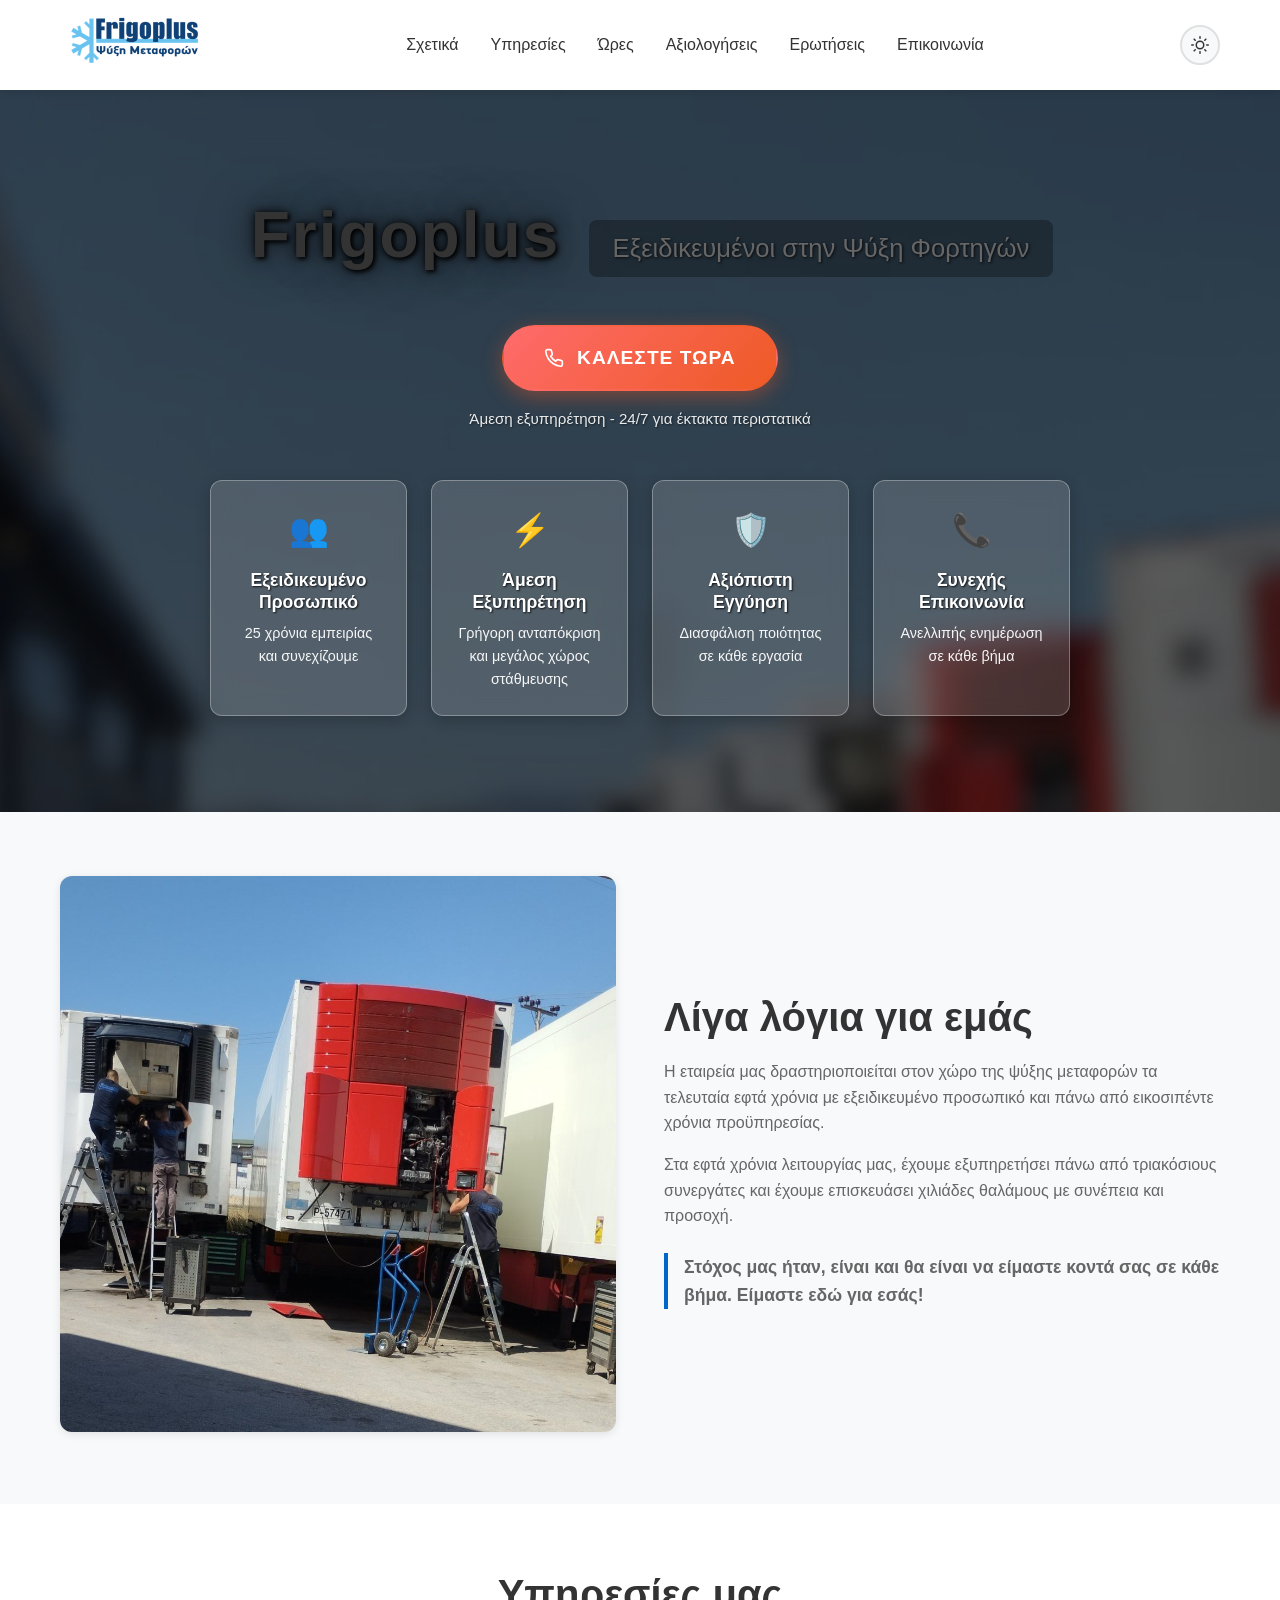
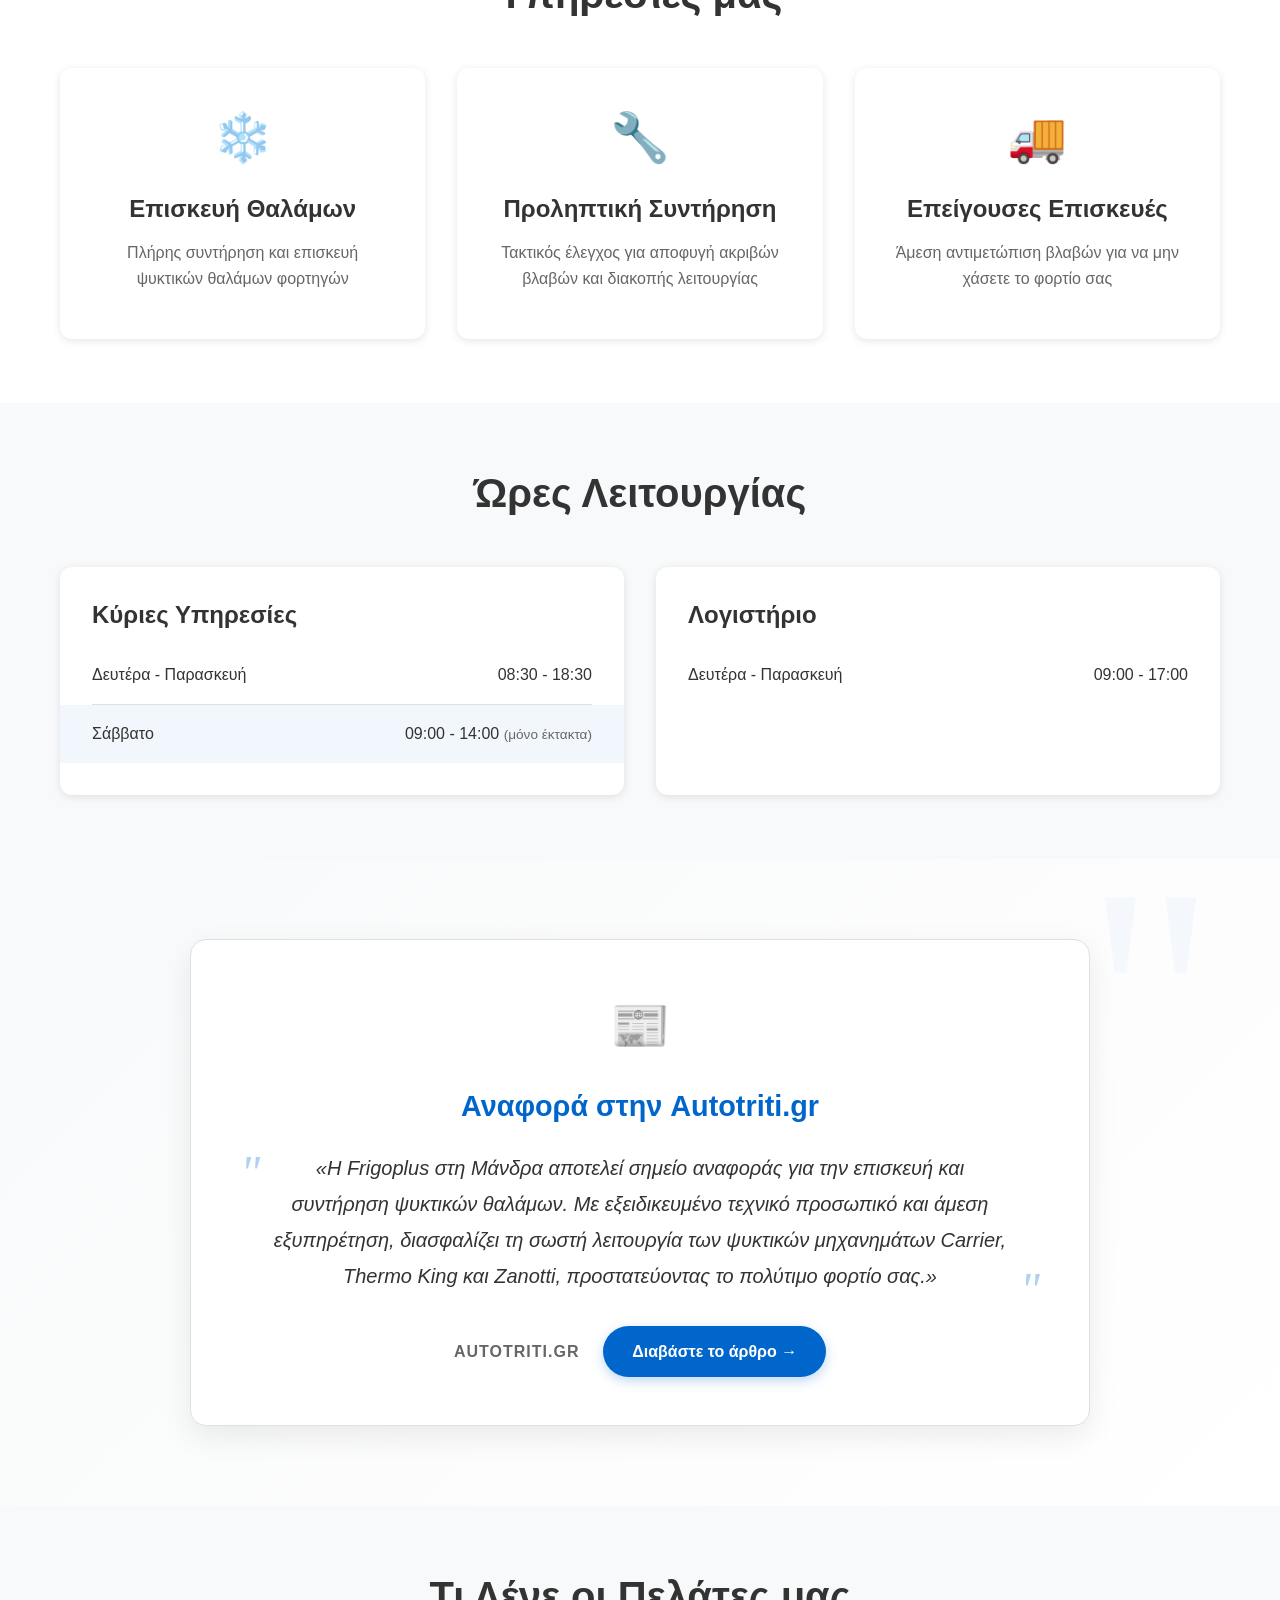
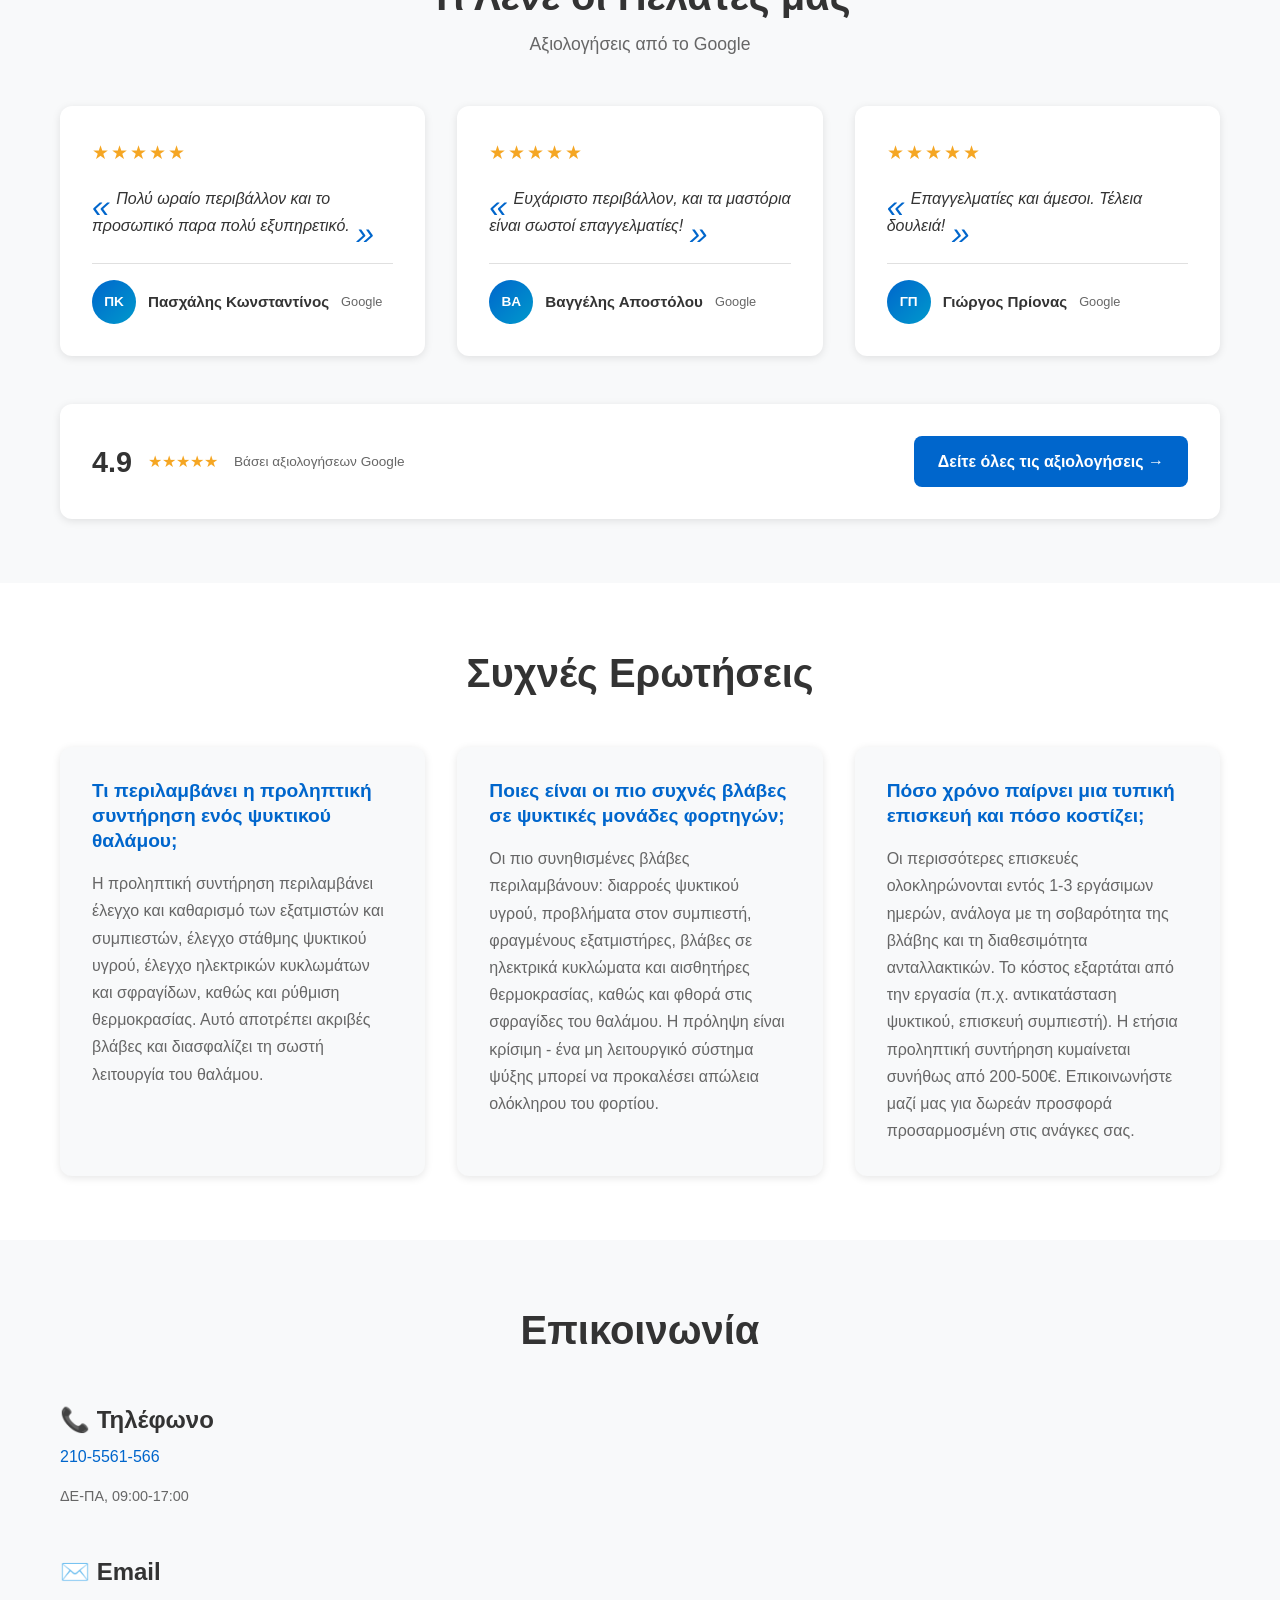
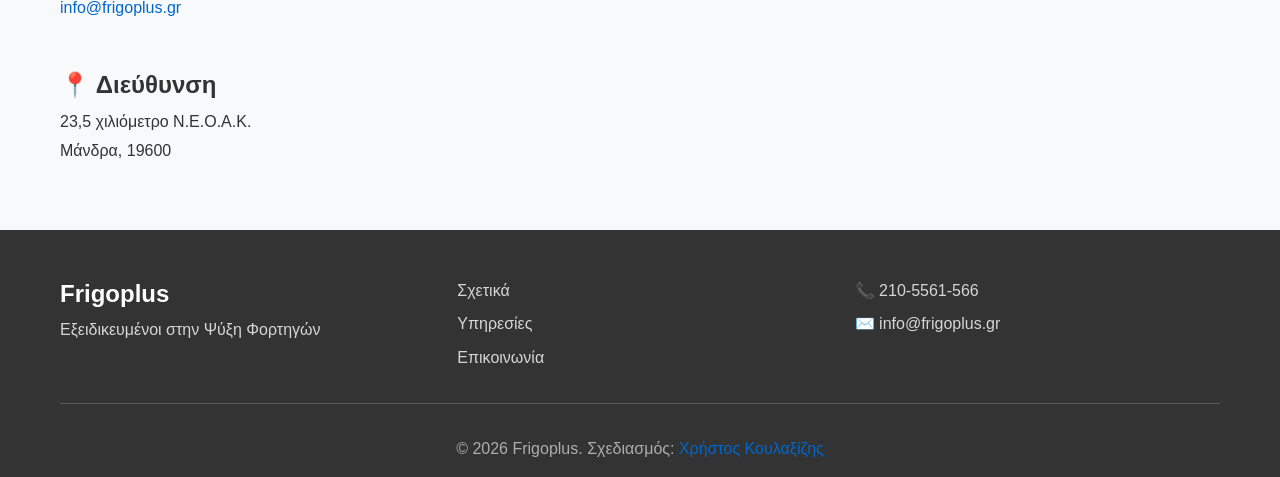
<file: index.html>
<!DOCTYPE html>
<html lang="el">
<head>
    <meta charset="UTF-8">
    <meta name="viewport" content="width=device-width, initial-scale=1.0">
    
    <!-- Security Headers -->
    <meta http-equiv="Content-Security-Policy" content="default-src 'self'; script-src 'self' 'unsafe-inline'; style-src 'self' 'unsafe-inline'; img-src 'self' data: https:; frame-src https://www.openstreetmap.org;">
    <meta name="referrer" content="strict-origin-when-cross-origin">
    <meta name="theme-color" content="#0066cc" id="meta-theme-color">
    
    <!-- Preload Critical Resources -->
    <link rel="preload" href="assets/css/styles.css?v=7" as="style">
    <link rel="preload" href="assets/js/main.js" as="script">
    
    <!-- DNS Prefetch -->
    <link rel="dns-prefetch" href="//maps.openstreetmap.org">
    
    <!-- PWA Manifest -->
    <link rel="manifest" href="/manifest.json">
    
    <!-- Βασικά SEO -->
    <title>Frigoplus - Επισκευή Ψυκτικών Θαλάμων Φορτηγών | Μάνδρα Αττικής</title>
    <meta name="description" content="Εξειδικευμένη επισκευή και συντήρηση ψυκτικών θαλάμων φορτηγών με 25+ χρόνια εμπειρίας. Προληπτικό service και άμεση εξυπηρέτηση στη Μάνδρα.">
    <meta name="keywords" content="ψυκτικοί θάλαμοι φορτηγών, επισκευή ψύξης, συντήρηση ψυκτικών μονάδων, Μάνδρα, Αττική, βλάβες ψύξης">
    <meta name="author" content="Frigoplus">
    <meta name="robots" content="index, follow">
    
    <!-- Canonical URL -->
    <link rel="canonical" href="https://frigoplus.gr">

    <!-- Open Graph -->
    <meta property="og:title" content="Frigoplus - Επισκευή Ψυκτικών Θαλάμων Φορτηγών">
    <meta property="og:description" content="25 χρόνια εμπειρίας στην επισκευή και συντήρηση ψυκτικών θαλάμων. Άμεση εξυπηρέτηση.">
    <meta property="og:type" content="website">
    <meta property="og:url" content="https://frigoplus.gr">
    <meta property="og:image" content="https://frigoplus.gr/assets/images/banner.jpg">
    <meta property="og:locale" content="el_GR">

    <!-- Twitter Card -->
    <meta name="twitter:card" content="summary_large_image">
    <meta name="twitter:title" content="Frigoplus - Ψυκτικοί Θάλαμοι Φορτηγών">
    <meta name="twitter:description" content="Εξειδικευμένο προσωπικό και άμεση εξυπηρέτηση στην επισκευή ψυκτικών θαλάμων.">
    <meta name="twitter:image" content="https://frigoplus.gr/assets/images/banner.jpg">

    <!-- Schema.org - Local Business -->
    <script type="application/ld+json">
    {
        "@context": "https://schema.org",
        "@graph": [
            {
                "@type": "AutoRepair",
                "@id": "https://frigoplus.gr/#organization",
                "name": "Frigoplus",
                "url": "https://frigoplus.gr/",
                "logo": "https://frigoplus.gr/assets/images/logo.png",
                "image": "https://frigoplus.gr/assets/images/banner.jpg",
                "description": "Εξειδικευμένη εταιρεία επισκευής ψυκτικών θαλάμων φορτηγών με 25+ χρόνια εμπειρίας.",
                "telephone": "+30-210-5561-566",
                "email": "info@frigoplus.gr",
                "address": {
                    "@type": "PostalAddress",
                    "streetAddress": "23,5 χιλιόμετρο Ν.Ε.Ο.Α.Κ.",
                    "addressLocality": "Μάνδρα",
                    "postalCode": "19600",
                    "addressRegion": "Αττική",
                    "addressCountry": "GR"
                },
                "geo": {
                    "@type": "GeoCoordinates",
                    "latitude": 38.05573134808498,
                    "longitude": 23.523870007469277
                },
                "areaServed": {
                    "@type": "GeoCircle",
                    "geoMidpoint": {
                        "@type": "GeoCoordinates",
                        "latitude": 38.05573134808498,
                        "longitude": 23.523870007469277
                    },
                    "geoRadius": "50000"
                },
                "openingHoursSpecification": [
                    {
                        "@type": "OpeningHoursSpecification",
                        "dayOfWeek": ["Monday", "Tuesday", "Wednesday", "Thursday", "Friday"],
                        "opens": "08:30",
                        "closes": "18:30"
                    },
                    {
                        "@type": "OpeningHoursSpecification",
                        "dayOfWeek": "Saturday",
                        "opens": "09:00",
                        "closes": "14:00",
                        "description": "Μόνο για έκτακτες περιπτώσεις"
                    }
                ],
                "priceRange": "$$",
                "hasOfferCatalog": {
                    "@type": "OfferCatalog",
                    "name": "Ψυκτικές Υπηρεσίες Φορτηγών",
                    "itemListElement": [
                        {
                            "@type": "Offer",
                            "itemOffered": {
                                "@type": "Service",
                                "name": "Επισκευή Ψυκτικών Θαλάμων"
                            }
                        },
                        {
                            "@type": "Offer",
                            "itemOffered": {
                                "@type": "Service",
                                "name": "Προληπτική Συντήρηση"
                            }
                        },
                        {
                            "@type": "Offer",
                            "itemOffered": {
                                "@type": "Service",
                                "name": "Επείγουσες Επισκευές"
                            }
                        }
                    ]
                },
                "sameAs": [
                    "https://maps.app.goo.gl/g7CZaHAmqYyr7czS7"
                ]
            },
            {
                "@type": "FAQPage",
                "mainEntity": [
                    {
                        "@type": "Question",
                        "name": "Τι περιλαμβάνει η προληπτική συντήρηση ενός ψυκτικού θαλάμου;",
                        "acceptedAnswer": {
                            "@type": "Answer",
                            "text": "Η προληπτική συντήρηση περιλαμβάνει έλεγχο και καθαρισμό των εξατμιστών και συμπιεστών, έλεγχο στάθμης ψυκτικού υγρού, έλεγχο ηλεκτρικών κυκλωμάτων και σφραγίδων, καθώς και ρύθμιση θερμοκρασίας. Αυτό αποτρέπει ακριβές βλάβες και διασφαλίζει τη σωστή λειτουργία του θαλάμου."
                        }
                    },
                    {
                        "@type": "Question",
                        "name": "Ποιες είναι οι πιο συχνές βλάβες σε ψυκτικές μονάδες φορτηγών;",
                        "acceptedAnswer": {
                            "@type": "Answer",
                            "text": "Οι πιο συνηθισμένες βλάβες περιλαμβάνουν: διαρροές ψυκτικού υγρού, προβλήματα στον συμπιεστή, φραγμένους εξατμιστήρες, βλάβες σε ηλεκτρικά κυκλώματα και αισθητήρες θερμοκρασίας, καθώς και φθορά στις σφραγίδες του θαλάμου. Η πρόληψη είναι κρίσιμη - ένα μη λειτουργικό σύστημα ψύξης μπορεί να προκαλέσει απώλεια ολόκληρου του φορτίου."
                        }
                    },
                    {
                        "@type": "Question",
                        "name": "Πόσο χρόνο παίρνει μια τυπική επισκευή και πόσο κοστίζει;",
                        "acceptedAnswer": {
                            "@type": "Answer",
                            "text": "Οι περισσότερες επισκευές ολοκληρώνονται εντός 1-3 εργάσιμων ημερών, ανάλογα με τη σοβαρότητα της βλάβης και τη διαθεσιμότητα ανταλλακτικών. Το κόστος εξαρτάται από την εργασία (π.χ. αντικατάσταση ψυκτικού, επισκευή συμπιεστή). Η ετήσια προληπτική συντήρηση κυμαίνεται συνήθως από 200-500€. Επικοινωνήστε μαζί μας για δωρεάν προσφορά προσαρμοσμένη στις ανάγκες σας."
                        }
                    }
                ]
            }
        ]
    }
    </script>
    
    <!-- Apply saved/system theme before first paint to avoid a light flash -->
    <script>
        (function () {
            var theme;
            try { theme = localStorage.getItem('theme'); } catch (e) {}
            if (!theme) {
                theme = window.matchMedia && window.matchMedia('(prefers-color-scheme: dark)').matches ? 'dark' : 'light';
            }
            document.documentElement.setAttribute('data-theme', theme);
        })();
    </script>
    <link rel="stylesheet" href="assets/css/styles.css?v=7">
    <link rel="icon" type="image/x-icon" href="assets/images/favicon.ico">
    <link rel="apple-touch-icon" href="assets/images/icon-192.png">
</head>
<body>
    <a href="#main-content" class="skip-link">Μετάβαση στο περιεχόμενο</a>
    <header class="header">
        <div class="container">
            <nav class="navbar">
                <div class="logo">
                    <a href="/">
                        <img src="assets/images/logo.png" alt="Frigoplus Logo" width="150" height="50">
                    </a>
                </div>
                <!-- Theme Toggle Moved Here -->
                <div class="header-actions">
                    <button class="theme-toggle" aria-label="Εναλλαγή θέματος" id="themeToggle">
                        <svg class="sun-icon" xmlns="http://www.w3.org/2000/svg" width="24" height="24" viewBox="0 0 24 24" fill="none" stroke="currentColor" stroke-width="2" stroke-linecap="round" stroke-linejoin="round">
                            <circle cx="12" cy="12" r="5"></circle>
                            <line x1="12" y1="1" x2="12" y2="3"></line>
                            <line x1="12" y1="21" x2="12" y2="23"></line>
                            <line x1="4.22" y1="4.22" x2="5.64" y2="5.64"></line>
                            <line x1="18.36" y1="18.36" x2="19.78" y2="19.78"></line>
                            <line x1="1" y1="12" x2="3" y2="12"></line>
                            <line x1="21" y1="12" x2="23" y2="12"></line>
                            <line x1="4.22" y1="19.78" x2="5.64" y2="18.36"></line>
                            <line x1="18.36" y1="5.64" x2="19.78" y2="4.22"></line>
                        </svg>
                        <svg class="moon-icon" xmlns="http://www.w3.org/2000/svg" width="24" height="24" viewBox="0 0 24 24" fill="none" stroke="currentColor" stroke-width="2" stroke-linecap="round" stroke-linejoin="round">
                            <path d="M21 12.79A9 9 0 1 1 11.21 3 7 7 0 0 0 21 12.79z"></path>
                        </svg>
                    </button>
                </div>
                <button class="mobile-menu-toggle" aria-label="Μενού" aria-expanded="false" aria-controls="navMenu">
                    <span class="hamburger"></span>
                </button>
                <ul class="nav-menu" id="navMenu">
                    <li><a href="#about">Σχετικά</a></li>
                    <li><a href="#services">Υπηρεσίες</a></li>
                    <li><a href="#hours">Ώρες</a></li>
                    <li><a href="#reviews">Αξιολογήσεις</a></li>
                    <li><a href="#faq">Ερωτήσεις</a></li>
                    <li><a href="#contact">Επικοινωνία</a></li>
                </ul>
            </nav>
        </div>
    </header>

    <main id="main-content" tabindex="-1">
               <!-- Hero -->
        <section class="hero">
            <div class="container hero-content">
                <h1>Frigoplus</h1>
                <p class="hero-tagline">Εξειδικευμένοι στην Ψύξη Φορτηγών</p>
                
                <!-- NEW: CTA Button -->
                <div class="hero-cta">
                    <a href="tel:+302105561566" class="btn-cta">
                        <svg xmlns="http://www.w3.org/2000/svg" width="20" height="20" viewBox="0 0 24 24" fill="none" stroke="currentColor" stroke-width="2" stroke-linecap="round" stroke-linejoin="round">
                            <path d="M22 16.92v3a2 2 0 0 1-2.18 2 19.79 19.79 0 0 1-8.63-3.07 19.5 19.5 0 0 1-6-6 19.79 19.79 0 0 1-3.07-8.67A2 2 0 0 1 4.11 2h3a2 2 0 0 1 2 1.72 12.84 12.84 0 0 0 .7 2.81 2 2 0 0 1-.45 2.11L8.09 9.91a16 16 0 0 0 6 6l1.27-1.27a2 2 0 0 1 2.11-.45 12.84 12.84 0 0 0 2.81.7A2 2 0 0 1 22 16.92z"></path>
                        </svg>
                        ΚΑΛΕΣΤΕ ΤΩΡΑ
                    </a>
                    <p class="cta-subtext">Άμεση εξυπηρέτηση - 24/7 για έκτακτα περιστατικά</p>
                </div>
                <div class="hero-features">
                    <div class="feature-item">
                        <span class="feature-icon">👥</span>
                        <h3>Εξειδικευμένο Προσωπικό</h3>
                        <p>25 χρόνια εμπειρίας και συνεχίζουμε</p>
                    </div>
                    <div class="feature-item">
                        <span class="feature-icon">⚡</span>
                        <h3>Άμεση Εξυπηρέτηση</h3>
                        <p>Γρήγορη ανταπόκριση και μεγάλος χώρος στάθμευσης</p>
                    </div>
                    <div class="feature-item">
                        <span class="feature-icon">🛡️</span>
                        <h3>Αξιόπιστη Εγγύηση</h3>
                        <p>Διασφάλιση ποιότητας σε κάθε εργασία</p>
                    </div>
                    <div class="feature-item">
                        <span class="feature-icon">📞</span>
                        <h3>Συνεχής Επικοινωνία</h3>
                        <p>Ανελλιπής ενημέρωση σε κάθε βήμα</p>
                    </div>
                </div>
            </div>
        </section>

        <!-- About -->
        <section id="about" class="about">
            <div class="container">
                <div class="about-grid">
                    <div class="about-image">
                        <img src="assets/images/about.jpg" alt="Εγκαταστάσεις Frigoplus στη Μάνδρα" loading="lazy" width="1024" height="1024">
                    </div>
                    <div class="about-content">
                        <h2>Λίγα λόγια για εμάς</h2>
                        <p>Η εταιρεία μας δραστηριοποιείται στον χώρο της ψύξης μεταφορών τα τελευταία εφτά χρόνια με εξειδικευμένο προσωπικό και πάνω από εικοσιπέντε χρόνια προϋπηρεσίας.</p>
                        <p>Στα εφτά χρόνια λειτουργίας μας, έχουμε εξυπηρετήσει πάνω από τριακόσιους συνεργάτες και έχουμε επισκευάσει χιλιάδες θαλάμους με συνέπεια και προσοχή.</p>
                        <p class="about-highlight"><strong>Στόχος μας ήταν, είναι και θα είναι να είμαστε κοντά σας σε κάθε βήμα. Είμαστε εδώ για εσάς!</strong></p>
                    </div>
                </div>
            </div>
        </section>

        <!-- Services -->
        <section id="services" class="services">
            <div class="container">
                <h2>Υπηρεσίες μας</h2>
                <div class="services-grid">
                    <article class="service-card">
                        <div class="service-icon">❄️</div>
                        <h3>Επισκευή Θαλάμων</h3>
                        <p>Πλήρης συντήρηση και επισκευή ψυκτικών θαλάμων φορτηγών</p>
                    </article>
                    <article class="service-card">
                        <div class="service-icon">🔧</div>
                        <h3>Προληπτική Συντήρηση</h3>
                        <p>Τακτικός έλεγχος για αποφυγή ακριβών βλαβών και διακοπής λειτουργίας</p>
                    </article>
                    <article class="service-card">
                        <div class="service-icon">🚚</div>
                        <h3>Επείγουσες Επισκευές</h3>
                        <p>Άμεση αντιμετώπιση βλαβών για να μην χάσετε το φορτίο σας</p>
                    </article>
                </div>
            </div>
        </section>

        <!-- Hours -->
        <section id="hours" class="hours">
            <div class="container">
                <h2>Ώρες Λειτουργίας</h2>
                <div class="hours-grid">
                    <div class="hours-main">
                        <h3>Κύριες Υπηρεσίες</h3>
                        <dl class="hours-list">
                            <div class="hours-item">
                                <dt>Δευτέρα - Παρασκευή</dt>
                                <dd>08:30 - 18:30</dd>
                            </div>
                            <div class="hours-item highlight">
                                <dt>Σάββατο</dt>
                                <dd>09:00 - 14:00 <small>(μόνο έκτακτα)</small></dd>
                            </div>
                        </dl>
                    </div>
                    <div class="hours-accounting">
                        <h3>Λογιστήριο</h3>
                        <dl class="hours-list">
                            <div class="hours-item">
                                <dt>Δευτέρα - Παρασκευή</dt>
                                <dd>09:00 - 17:00</dd>
                            </div>
                        </dl>
                    </div>
                </div>
            </div>
        </section>
		
		        <!-- Media Mention Section -->
        <section id="media-mention" class="media-mention">
            <div class="container">
                <div class="media-card">
                    <div class="media-content">
                        <div class="media-icon">📰</div>
                        <h3>Αναφορά στην Autotriti.gr</h3>
                        <blockquote>
                            «Η Frigoplus στη Μάνδρα αποτελεί σημείο αναφοράς για την επισκευή και συντήρηση ψυκτικών θαλάμων. Με εξειδικευμένο τεχνικό προσωπικό και άμεση εξυπηρέτηση, διασφαλίζει τη σωστή λειτουργία των ψυκτικών μηχανημάτων Carrier, Thermo King και Zanotti, προστατεύοντας το πολύτιμο φορτίο σας.»
                        </blockquote>
                        <div class="media-footer">
                            <span class="media-source">Autotriti.gr</span>
                            <a href="https://pro.autotriti.gr/propages/news/data/eksoikonomw-beltiwnw-to-epaggelmatiko/episkeni-service-psiktikon-thalamon-mixanimaton-carrier-thermo-king-zanoti-antallaktika-frigo-plus-mandra-attikis_280340.asp" 
                               target="_blank" 
                               rel="noopener noreferrer" 
                               class="btn-media">
                                Διαβάστε το άρθρο →
                            </a>
                        </div>
                    </div>
                </div>
            </div>
        </section>

        <!-- Reviews -->
        <section id="reviews" class="reviews">
            <div class="container">
                <h2>Τι Λένε οι Πελάτες μας</h2>
                <p class="reviews-subtitle">Αξιολογήσεις από το Google</p>
                <div class="reviews-grid">
                    <article class="review-card">
                        <div class="review-stars">★★★★★</div>
                        <blockquote class="review-text">Πολύ ωραίο περιβάλλον και το προσωπικό παρα πολύ εξυπηρετικό.</blockquote>
                        <div class="review-author">
                            <div class="review-avatar">ΠΚ</div>
                            <cite class="review-name">Πασχάλης Κωνσταντίνος</cite>
                            <span class="review-source">Google</span>
                        </div>
                    </article>
                    <article class="review-card">
                        <div class="review-stars">★★★★★</div>
                        <blockquote class="review-text">Ευχάριστο περιβάλλον, και τα μαστόρια είναι σωστοί επαγγελματίες!</blockquote>
                        <div class="review-author">
                            <div class="review-avatar">ΒΑ</div>
                            <cite class="review-name">Βαγγέλης Αποστόλου</cite>
                            <span class="review-source">Google</span>
                        </div>
                    </article>
                    <article class="review-card">
                        <div class="review-stars">★★★★★</div>
                        <blockquote class="review-text">Επαγγελματίες και άμεσοι. Τέλεια δουλειά!</blockquote>
                        <div class="review-author">
                            <div class="review-avatar">ΓΠ</div>
                            <cite class="review-name">Γιώργος Πρίονας</cite>
                            <span class="review-source">Google</span>
                        </div>
                    </article>
                </div>
                <div class="google-rating-summary">
                    <div class="google-badge">
                        <span style="font-size:1.8rem; font-weight:bold;">4.9</span>
                        <span style="color:#f5a623;">★★★★★</span>
                        <span style="font-size:0.85rem; color:#666;">Βάσει αξιολογήσεων Google</span>
                    </div>
                    <a href="https://maps.app.goo.gl/g7CZaHAmqYyr7czS7" target="_blank" rel="noopener noreferrer" class="btn-reviews">
                        Δείτε όλες τις αξιολογήσεις →
                    </a>
                </div>
            </div>
        </section>

        <!-- FAQ Section -->
        <section id="faq" class="faq">
            <div class="container">
                <h2>Συχνές Ερωτήσεις</h2>
                <div class="faq-grid">
                    <article class="faq-item">
                        <h3>Τι περιλαμβάνει η προληπτική συντήρηση ενός ψυκτικού θαλάμου;</h3>
                        <p>Η προληπτική συντήρηση περιλαμβάνει έλεγχο και καθαρισμό των εξατμιστών και συμπιεστών, έλεγχο στάθμης ψυκτικού υγρού, έλεγχο ηλεκτρικών κυκλωμάτων και σφραγίδων, καθώς και ρύθμιση θερμοκρασίας. Αυτό αποτρέπει ακριβές βλάβες και διασφαλίζει τη σωστή λειτουργία του θαλάμου.</p>
                    </article>
                    <article class="faq-item">
                        <h3>Ποιες είναι οι πιο συχνές βλάβες σε ψυκτικές μονάδες φορτηγών;</h3>
                        <p>Οι πιο συνηθισμένες βλάβες περιλαμβάνουν: διαρροές ψυκτικού υγρού, προβλήματα στον συμπιεστή, φραγμένους εξατμιστήρες, βλάβες σε ηλεκτρικά κυκλώματα και αισθητήρες θερμοκρασίας, καθώς και φθορά στις σφραγίδες του θαλάμου. Η πρόληψη είναι κρίσιμη - ένα μη λειτουργικό σύστημα ψύξης μπορεί να προκαλέσει απώλεια ολόκληρου του φορτίου.</p>
                    </article>
                    <article class="faq-item">
                        <h3>Πόσο χρόνο παίρνει μια τυπική επισκευή και πόσο κοστίζει;</h3>
                        <p>Οι περισσότερες επισκευές ολοκληρώνονται εντός 1-3 εργάσιμων ημερών, ανάλογα με τη σοβαρότητα της βλάβης και τη διαθεσιμότητα ανταλλακτικών. Το κόστος εξαρτάται από την εργασία (π.χ. αντικατάσταση ψυκτικού, επισκευή συμπιεστή). Η ετήσια προληπτική συντήρηση κυμαίνεται συνήθως από 200-500€. Επικοινωνήστε μαζί μας για δωρεάν προσφορά προσαρμοσμένη στις ανάγκες σας.</p>
                    </article>
                </div>
            </div>
        </section>

        <!-- Contact -->
        <section id="contact" class="contact">
            <div class="container">
                <h2>Επικοινωνία</h2>
                <div class="contact-grid">
                    <div class="contact-info">
                        <article class="contact-item">
                            <h3>📞 Τηλέφωνο</h3>
                            <p><a href="tel:+302105561566">210-5561-566</a></p>
                            <p class="contact-note">ΔΕ-ΠΑ, 09:00-17:00</p>
                        </article>
                        <article class="contact-item">
                            <h3>✉️ Email</h3>
                            <p><a href="mailto:info@frigoplus.gr">info@frigoplus.gr</a></p>
                        </article>
                        <article class="contact-item">
                            <h3>📍 Διεύθυνση</h3>
                            <address>
                                23,5 χιλιόμετρο Ν.Ε.Ο.Α.Κ.<br>
                                Μάνδρα, 19600
                            </address>
                        </article>
                    </div>
                    <div class="contact-map">
                        <iframe 
                            src="https://www.openstreetmap.org/export/embed.html?bbox=23.4500,38.0100,23.5200,38.0600&layer=mapnik&marker=38.05573134808498,23.523870007469277" 
                            style="border: 0;" 
                            width="100%" 
                            height="350"
                            title="Χάρτης"
                            loading="lazy"
                            referrerpolicy="no-referrer">
                        </iframe>
                    </div>
                </div>
            </div>
        </section>
    </main>

    <footer class="footer">
        <div class="container">
            <div class="footer-content">
                <div class="footer-brand">
                    <h3>Frigoplus</h3>
                    <p>Εξειδικευμένοι στην Ψύξη Φορτηγών</p>
                </div>
                <div class="footer-links">
                    <a href="#about">Σχετικά</a>
                    <a href="#services">Υπηρεσίες</a>
                    <a href="#contact">Επικοινωνία</a>
                </div>
                <div class="footer-contact">
                    <p>📞 <a href="tel:+302105561566">210-5561-566</a></p>
                    <p>✉️ <a href="mailto:info@frigoplus.gr">info@frigoplus.gr</a></p>
                </div>
            </div>
            <div class="footer-bottom">
                <p>© <span id="currentYear">2026</span> Frigoplus. Σχεδιασμός: <a href="https://koulaxizis.gr" target="_blank" rel="noopener noreferrer">Χρήστος Κουλαξίζης</a></p>
            </div>
        </div>
    </footer>

    <!-- Back to Top Button -->
    <button class="back-to-top" aria-label="Επιστροφή στην αρχή" id="backToTop">
        <svg xmlns="http://www.w3.org/2000/svg" width="24" height="24" viewBox="0 0 24 24" fill="none" stroke="currentColor" stroke-width="2" stroke-linecap="round" stroke-linejoin="round">
            <polyline points="18 15 12 9 6 15"></polyline>
        </svg>
    </button>

    <script src="assets/js/main.js" defer></script>
</body>
</html>
</file>
<file: assets/css/styles.css>
/* ================================
   CSS Variables
   ================================ */
:root {
    /* Light Theme (Default) */
    --primary-color: #0066cc;
    --secondary-color: #004499;
    --accent-color: #0099cc;
    --text-dark: #333333;
    --text-light: #666666;
    --bg-light: #f8f9fa;
    --bg-white: #ffffff;
    --bg-hero-overlay: rgba(0, 0, 0, 0.65);
    --border-color: #e0e0e0;
    --shadow: 0 2px 8px rgba(0, 0, 0, 0.1);
    --transition: all 0.3s ease;
    --header-bg: #ffffff;
    --footer-bg: #333333;
    --card-bg: #ffffff;
}

/* Dark Theme */
[data-theme="dark"] {
    --primary-color: #66b3ff;
    --secondary-color: #4d99e6;
    --accent-color: #3399cc;
    --text-dark: #f5f5f5;
    --text-light: #cccccc;
    --bg-light: #1a1a1a;
    --bg-white: #2d2d2d;
    --bg-hero-overlay: rgba(0, 0, 0, 0.75);
    --border-color: #444444;
    --shadow: 0 2px 8px rgba(0, 0, 0, 0.3);
    --header-bg: #2d2d2d;
    --footer-bg: #1a1a1a;
    --card-bg: #2d2d2d;
}

/* ================================
   Reset & Base
   ================================ */
*, *::before, *::after {
    box-sizing: border-box;
    margin: 0;
    padding: 0;
}

html {
    scroll-behavior: smooth;
    font-size: 16px;
}

body {
    font-family: -apple-system, BlinkMacSystemFont, 'Segoe UI', Roboto, 'Helvetica Neue', Arial, sans-serif;
    line-height: 1.6;
    color: var(--text-dark);
    background-color: var(--bg-white);
    transition: background-color 0.3s ease, color 0.3s ease;
}

/* ================================
   Skip Link (Accessibility)
   ================================ */
.skip-link {
    position: absolute;
    top: -100%;
    left: 0;
    background: var(--primary-color);
    color: white;
    padding: 1rem 2rem;
    z-index: 9999;
    font-weight: 700;
    font-size: 1rem;
    border-radius: 0 0 8px 0;
    text-decoration: none;
    transition: top 0.2s ease;
}

.skip-link:focus {
    top: 0;
    color: white;
    outline: 3px solid white;
    outline-offset: 2px;
}

/* Skip-link target receives focus programmatically; no visible ring needed */
#main-content:focus {
    outline: none;
}

/* ================================
   Container
   ================================ */
.container {
    max-width: 1200px;
    margin: 0 auto;
    padding: 0 20px;
}

/* ================================
   Typography
   ================================ */
h1, h2, h3, h4 {
    font-weight: 600;
    line-height: 1.3;
    margin-bottom: 1rem;
    color: var(--text-dark);
}

h1 { font-size: clamp(2rem, 5vw, 3rem); }
h2 { font-size: clamp(1.5rem, 4vw, 2.5rem); }
h3 { font-size: clamp(1.2rem, 3vw, 1.5rem); }

p {
    margin-bottom: 1rem;
    color: var(--text-light);
}

a {
    color: var(--primary-color);
    text-decoration: none;
    transition: var(--transition);
}

a:hover {
    color: var(--secondary-color);
    text-decoration: underline;
}

/* ================================
   Header
   ================================ */
.header {
    background: var(--header-bg);
    box-shadow: var(--shadow);
    position: sticky;
    top: 0;
    z-index: 100;
    transition: background-color 0.3s ease;
}

.navbar {
    display: flex;
    justify-content: space-between;
    align-items: center;
    padding: 1rem 0;
}

.logo img {
    height: 50px;
    width: auto;
}

.header-actions {
    display: flex;
    align-items: center;
    gap: 1rem;
    order: 3;
}

.nav-menu {
    display: flex;
    list-style: none;
    gap: 2rem;
    order: 2;
}

.nav-menu a {
    color: var(--text-dark);
    font-weight: 500;
    padding: 0.5rem 0;
    position: relative;
}

.nav-menu a:hover {
    color: var(--primary-color);
    text-decoration: none;
}

.nav-menu a.active {
    color: var(--primary-color);
    font-weight: 700;
}

.nav-menu a.active::after {
    content: '';
    position: absolute;
    bottom: -5px;
    left: 0;
    width: 100%;
    height: 3px;
    background-color: var(--primary-color);
    border-radius: 2px;
}

.mobile-menu-toggle {
    display: none;
    background: none;
    border: none;
    cursor: pointer;
    padding: 0.5rem;
    order: 4;
}

.hamburger {
    display: block;
    width: 25px;
    height: 3px;
    background: var(--text-dark);
    position: relative;
    transition: background-color 0.3s ease;
}

.hamburger::before,
.hamburger::after {
    content: '';
    position: absolute;
    width: 25px;
    height: 3px;
    background: var(--text-dark);
    left: 0;
    transition: background-color 0.3s ease;
}

.hamburger::before { top: -8px; }
.hamburger::after { top: 8px; }

/* ================================
   Theme Toggle Button (Header)
   ================================ */
.theme-toggle {
    background: var(--bg-light);
    border: 2px solid var(--border-color);
    border-radius: 50%;
    width: 40px;
    height: 40px;
    cursor: pointer;
    display: flex;
    align-items: center;
    justify-content: center;
    transition: var(--transition);
}

.theme-toggle:hover {
    background: var(--primary-color);
    border-color: var(--primary-color);
}

.theme-toggle:hover svg {
    color: white;
}

.theme-toggle svg {
    width: 18px;
    height: 18px;
    transition: transform 0.3s ease;
    color: var(--text-dark);
}

.theme-toggle .sun-icon {
    display: block;
}

.theme-toggle .moon-icon {
    display: none;
}

[data-theme="dark"] .theme-toggle .sun-icon {
    display: none;
}

[data-theme="dark"] .theme-toggle .moon-icon {
    display: block;
}

[data-theme="dark"] .theme-toggle svg {
    color: #ffd700;
}

/* ================================
   Back to Top Button
   ================================ */
.back-to-top {
    background: var(--primary-color);
    border: none;
    border-radius: 50%;
    width: 50px;
    height: 50px;
    cursor: pointer;
    display: flex;
    align-items: center;
    justify-content: center;
    color: white;
    box-shadow: 0 4px 12px rgba(0, 0, 0, 0.2);
    transition: var(--transition);
    position: fixed;
    bottom: 20px;
    right: 20px;
    z-index: 99;
    opacity: 0;
    visibility: hidden;
    transform: translateY(20px);
}

.back-to-top.visible {
    opacity: 1;
    visibility: visible;
    transform: translateY(0);
}

.back-to-top:hover {
    background: var(--secondary-color);
    transform: translateY(-5px);
    box-shadow: 0 6px 16px rgba(0, 0, 0, 0.3);
}

.back-to-top svg {
    width: 24px;
    height: 24px;
}

/* ================================
   Hero Section
   ================================ */
.hero {
    background-image: url('../images/banner.jpg');
    background-size: cover;
    background-position: center;
    background-repeat: no-repeat;
    color: white;
    padding: 6rem 0;
    position: relative;
    overflow: hidden;
    min-height: 500px;
}

.hero::before {
    content: '';
    position: absolute;
    top: 0;
    left: 0;
    right: 0;
    bottom: 0;
    background: var(--bg-hero-overlay);
    z-index: 1;
    transition: background-color 0.3s ease;
}

.hero-content {
    position: relative;
    z-index: 2;
    text-align: center;
    max-width: 900px;
    margin: 0 auto;
}

/* Enhanced Hero Title Visibility */
.hero h1 {
    font-size: clamp(2.5rem, 6vw, 4rem);
    font-weight: 800;
    letter-spacing: 2px;
    text-shadow:
        0 0 10px rgba(0, 0, 0, 0.9),
        0 0 30px rgba(0, 0, 0, 0.6),
        2px 2px 4px rgba(0, 0, 0, 0.9),
        0 0 60px rgba(0, 0, 0, 0.4);
    margin-bottom: 1rem;
    padding: 0.5rem 1.5rem;
    display: inline-block;
}

.hero-tagline {
    font-size: 1.6rem;
    margin-bottom: 3rem;
    opacity: 1;
    font-weight: 500;
    text-shadow: 1px 1px 3px rgba(0, 0, 0, 0.8);
    background: rgba(0, 0, 0, 0.3);
    display: inline-block;
    padding: 0.5rem 1.5rem;
    border-radius: 8px;
}

/* ================================
   Hero CTA Button
   ================================ */
.hero-cta {
    display: flex;
    flex-direction: column;
    align-items: center;
    gap: 1rem;
    margin-bottom: 2rem;
    animation: fadeIn 1s ease-out;
}

.btn-cta {
    background: linear-gradient(135deg, #ff6b6b 0%, #ee5a24 100%);
    color: white !important;
    padding: 1rem 2.5rem;
    border-radius: 50px;
    font-size: 1.2rem;
    font-weight: 800;
    text-decoration: none !important;
    display: inline-flex;
    align-items: center;
    gap: 0.8rem;
    box-shadow: 0 6px 20px rgba(238, 90, 36, 0.4);
    transition: all 0.3s ease;
    text-transform: uppercase;
    letter-spacing: 1px;
    border: 2px solid transparent;
}

.btn-cta:hover {
    transform: translateY(-3px) scale(1.05);
    box-shadow: 0 10px 25px rgba(238, 90, 36, 0.6);
    background: linear-gradient(135deg, #ee5a24 0%, #d63031 100%);
}

.btn-cta:active {
    transform: translateY(-1px);
}

.cta-subtext {
    color: rgba(255, 255, 255, 0.9);
    font-size: 0.95rem;
    font-weight: 500;
    margin: 0;
    text-shadow: 1px 1px 2px rgba(0, 0, 0, 0.5);
}

/* Animation for CTA */
@keyframes fadeIn {
    from { opacity: 0; transform: translateY(10px); }
    to { opacity: 1; transform: translateY(0); }
}

/* Responsive adjustments for CTA */
@media (max-width: 768px) {
    .hero-cta {
        margin-bottom: 1.5rem;
    }
    
    .btn-cta {
        padding: 0.9rem 2rem;
        font-size: 1.1rem;
        width: 100%;
        max-width: 300px;
        justify-content: center;
    }
    
    .cta-subtext {
        font-size: 0.9rem;
    }
}

.hero-features {
    display: grid;
    grid-template-columns: repeat(4, 1fr);
    gap: 1.5rem;
    margin-top: 3rem;
}

.feature-item {
    background: rgba(255, 255, 255, 0.15);
    backdrop-filter: blur(10px);
    padding: 1.5rem;
    border-radius: 12px;
    border: 1px solid rgba(255, 255, 255, 0.3);
    box-shadow: 0 4px 15px rgba(0, 0, 0, 0.2);
    display: flex;
    flex-direction: column;
    align-items: center;
    text-align: center;
    transition: transform 0.3s ease;
}

.feature-item:hover {
    transform: translateY(-5px);
}

.feature-icon {
    font-size: 2rem;
    margin-bottom: 0.8rem;
}

.feature-item h3 {
    color: white;
    margin-bottom: 0.5rem;
    font-size: 1.1rem;
    text-shadow: 1px 1px 2px rgba(0, 0, 0, 0.8);
}

.feature-item p {
    color: rgba(255, 255, 255, 0.95);
    margin-bottom: 0;
    font-weight: 400;
    font-size: 0.9rem;
}

/* ================================
   Sections Base
   ================================ */
section {
    padding: 4rem 0;
}

section:nth-child(even) {
    background: var(--bg-light);
}

/* ================================
   About Section
   ================================ */
.about-grid {
    display: grid;
    grid-template-columns: 1fr 1fr;
    gap: 3rem;
    align-items: center;
}

.about-image img {
    width: 100%;
    height: auto;
    border-radius: 12px;
    box-shadow: var(--shadow);
}

.about-highlight {
    font-size: 1.1rem;
    border-left: 4px solid var(--primary-color);
    padding-left: 1rem;
    margin-top: 1.5rem;
}

/* ================================
   Services Section
   ================================ */
.services h2 {
    text-align: center;
    margin-bottom: 3rem;
}

.services-grid {
    display: grid;
    grid-template-columns: repeat(auto-fit, minmax(300px, 1fr));
    gap: 2rem;
}

.service-card {
    background: var(--card-bg);
    padding: 2rem;
    border-radius: 12px;
    box-shadow: var(--shadow);
    text-align: center;
    transition: var(--transition);
}

.service-card:hover {
    transform: translateY(-5px);
    box-shadow: 0 8px 20px rgba(0, 0, 0, 0.15);
}

.service-icon {
    font-size: 3rem;
    margin-bottom: 1rem;
}

/* ================================
   Media Mention Section
   ================================ */
.media-mention {
    background: linear-gradient(135deg, var(--bg-light) 0%, var(--bg-white) 100%);
    padding: 5rem 0;
    position: relative;
    overflow: hidden;
}

/* Διακοσμητικό στοιχείο φόντου */
.media-mention::before {
    content: '"';
    position: absolute;
    top: -20px;
    right: 5%;
    font-size: 20rem;
    color: rgba(0, 102, 204, 0.03);
    font-family: serif;
    line-height: 1;
    z-index: 0;
}

.media-card {
    background: var(--card-bg);
    border-radius: 16px;
    box-shadow: 0 10px 30px rgba(0, 0, 0, 0.08);
    padding: 3rem;
    max-width: 900px;
    margin: 0 auto;
    position: relative;
    z-index: 1;
    border: 1px solid var(--border-color);
    transition: var(--transition);
}

.media-card:hover {
    transform: translateY(-5px);
    box-shadow: 0 15px 40px rgba(0, 0, 0, 0.12);
}

.media-content {
    text-align: center;
}

.media-icon {
    font-size: 3rem;
    margin-bottom: 1.5rem;
    display: inline-block;
}

.media-mention h3 {
    color: var(--primary-color);
    margin-bottom: 1.5rem;
    font-size: 1.8rem;
}

.media-mention blockquote {
    font-size: 1.25rem;
    line-height: 1.8;
    color: var(--text-dark);
    font-style: italic;
    margin: 0 auto 2rem;
    max-width: 800px;
    position: relative;
    padding: 0 2rem;
}

.media-mention blockquote::before,
.media-mention blockquote::after {
    content: '"';
    font-size: 3rem;
    color: var(--primary-color);
    opacity: 0.3;
    position: absolute;
    font-family: serif;
}

.media-mention blockquote::before {
    top: -20px;
    left: 0;
}

.media-mention blockquote::after {
    bottom: -40px;
    right: 0;
}

.media-footer {
    display: flex;
    align-items: center;
    justify-content: center;
    gap: 1.5rem;
    flex-wrap: wrap;
}

.media-source {
    font-weight: 700;
    color: var(--text-light);
    font-size: 1rem;
    text-transform: uppercase;
    letter-spacing: 1px;
}

.btn-media {
    background: var(--primary-color);
    color: white !important;
    padding: 0.8rem 1.8rem;
    border-radius: 50px;
    font-weight: 600;
    text-decoration: none !important;
    transition: var(--transition);
    display: inline-flex;
    align-items: center;
    gap: 0.5rem;
    box-shadow: 0 4px 12px rgba(0, 102, 204, 0.25);
}

.btn-media:hover {
    background: var(--secondary-color);
    transform: translateY(-2px);
    box-shadow: 0 6px 16px rgba(0, 102, 204, 0.35);
}

/* Responsive για Media Mention */
@media (max-width: 768px) {
    .media-mention {
        padding: 3rem 0;
    }
    
    .media-card {
        padding: 2rem;
    }
    
    .media-mention blockquote {
        font-size: 1.1rem;
    }
    
    .media-footer {
        flex-direction: column;
        gap: 1rem;
    }
}

/* ================================
   Hours Section
   ================================ */
.hours h2 {
    text-align: center;
    margin-bottom: 3rem;
}

.hours-grid {
    display: grid;
    grid-template-columns: repeat(auto-fit, minmax(300px, 1fr));
    gap: 2rem;
}

.hours-main, .hours-accounting {
    background: var(--card-bg);
    padding: 2rem;
    border-radius: 12px;
    box-shadow: var(--shadow);
}

.hours-list {
    list-style: none;
}

.hours-item {
    display: flex;
    justify-content: space-between;
    padding: 1rem 0;
    border-bottom: 1px solid var(--border-color);
}

.hours-item:last-child {
    border-bottom: none;
}

.hours-item.highlight {
    background: rgba(0, 102, 204, 0.05);
    margin: 0 -2rem;
    padding: 1rem 2rem;
}

.hours-item small {
    color: var(--text-light);
    font-size: 0.85rem;
}

/* ================================
   Reviews Section
   ================================ */
.reviews {
    background: var(--bg-light);
    text-align: center;
    padding: 4rem 0;
}

.reviews h2 {
    margin-bottom: 0.5rem;
}

.reviews-subtitle {
    color: var(--text-light);
    margin-bottom: 3rem;
    font-size: 1.1rem;
}

.reviews-grid {
    display: grid;
    grid-template-columns: repeat(auto-fill, minmax(320px, 1fr));
    gap: 2rem;
    margin-bottom: 3rem;
}

.review-card {
    background: var(--card-bg);
    padding: 2rem;
    border-radius: 12px;
    box-shadow: var(--shadow);
    text-align: left;
    transition: var(--transition);
    display: flex;
    flex-direction: column;
}

.review-card:hover {
    transform: translateY(-3px);
    box-shadow: 0 8px 24px rgba(0, 0, 0, 0.12);
}

.review-stars {
    color: #f5a623;
    font-size: 1.2rem;
    letter-spacing: 2px;
    margin-bottom: 1rem;
}

.review-text {
    font-style: italic;
    color: var(--text-dark);
    line-height: 1.7;
    margin-bottom: 1.5rem;
    flex-grow: 1;
    quotes: "\AB" "\BB";
}

.review-text::before {
    content: open-quote;
    font-size: 2rem;
    color: var(--primary-color);
    line-height: 0;
    vertical-align: -0.4em;
    margin-right: 0.2em;
}

.review-text::after {
    content: close-quote;
    font-size: 2rem;
    color: var(--primary-color);
    line-height: 0;
    vertical-align: -0.4em;
    margin-left: 0.2em;
}

.review-author {
    display: flex;
    align-items: center;
    gap: 0.75rem;
    border-top: 1px solid var(--border-color);
    padding-top: 1rem;
}

.review-avatar {
    width: 44px;
    height: 44px;
    border-radius: 50%;
    background: linear-gradient(135deg, var(--primary-color), var(--accent-color));
    color: white;
    display: flex;
    align-items: center;
    justify-content: center;
    font-weight: 700;
    font-size: 0.85rem;
    flex-shrink: 0;
}

.review-name {
    font-style: normal;
    font-weight: 600;
    color: var(--text-dark);
    display: block;
    font-size: 0.95rem;
}

.review-source {
    color: var(--text-light);
    font-size: 0.8rem;
    display: block;
}

.google-rating-summary {
    background: var(--card-bg);
    border-radius: 12px;
    padding: 2rem;
    box-shadow: var(--shadow);
    display: flex;
    align-items: center;
    justify-content: space-between;
    flex-wrap: wrap;
    gap: 1.5rem;
}

.google-badge {
    display: flex;
    align-items: center;
    gap: 1rem;
}

.google-badge-text {
    display: flex;
    flex-direction: column;
}

.google-rating-value {
    font-size: 1.8rem;
    font-weight: 700;
    color: var(--text-dark);
    line-height: 1;
}

.google-rating-stars {
    color: #f5a623;
    font-size: 1rem;
    letter-spacing: 1px;
}

.google-rating-count {
    color: var(--text-light);
    font-size: 0.85rem;
}

.btn-reviews {
    background: var(--primary-color);
    color: white !important;
    padding: 0.8rem 1.5rem;
    border-radius: 8px;
    font-weight: 600;
    text-decoration: none !important;
    transition: var(--transition);
    white-space: nowrap;
}

.btn-reviews:hover {
    background: var(--secondary-color);
    color: white !important;
    transform: translateY(-2px);
    box-shadow: 0 4px 12px rgba(0, 102, 204, 0.3);
}

/* ================================
   FAQ Section
   ================================ */
.faq {
    background: var(--bg-white);
    text-align: center;
}

.faq h2 {
    margin-bottom: 3rem;
}

.faq-grid {
    display: grid;
    grid-template-columns: repeat(auto-fit, minmax(350px, 1fr));
    gap: 2rem;
}

.faq-item {
    background: var(--bg-light);
    padding: 2rem;
    border-radius: 12px;
    box-shadow: var(--shadow);
    text-align: left;
    transition: var(--transition);
}

.faq-item:hover {
    transform: translateY(-3px);
    box-shadow: 0 8px 24px rgba(0, 0, 0, 0.12);
}

.faq-item h3 {
    color: var(--primary-color);
    margin-bottom: 1rem;
    font-size: 1.2rem;
}

.faq-item p {
    margin-bottom: 0;
    color: var(--text-light);
    line-height: 1.7;
}

/* ================================
   Contact Section
   ================================ */
.contact h2 {
    text-align: center;
    margin-bottom: 3rem;
}

.contact-grid {
    display: grid;
    grid-template-columns: 1fr 1fr;
    gap: 3rem;
}

.contact-info {
    display: flex;
    flex-direction: column;
    gap: 2rem;
}

.contact-item h3 {
    margin-bottom: 0.5rem;
    color: var(--text-dark);
}

.contact-note {
    font-size: 0.9rem;
    color: var(--text-light);
}

address {
    font-style: normal;
    line-height: 1.8;
}

.contact-map iframe {
    border-radius: 12px;
    width: 100%;
}

/* ================================
   Footer
   ================================ */
.footer {
    background: var(--footer-bg);
    color: white;
    padding: 3rem 0 1rem;
    transition: background-color 0.3s ease;
}

.footer-content {
    display: grid;
    grid-template-columns: repeat(auto-fit, minmax(250px, 1fr));
    gap: 2rem;
    margin-bottom: 2rem;
}

.footer-brand h3 {
    color: white;
    margin-bottom: 0.5rem;
}

.footer-brand p {
    color: rgba(255, 255, 255, 0.8);
    margin-bottom: 0;
}

.footer-links {
    display: flex;
    flex-direction: column;
    gap: 0.5rem;
}

.footer-links a {
    color: rgba(255, 255, 255, 0.8);
}

.footer-links a:hover {
    color: white;
}

.footer-contact p {
    margin-bottom: 0.5rem;
}

.footer-contact a {
    color: rgba(255, 255, 255, 0.8);
}

.footer-bottom {
    text-align: center;
    padding-top: 2rem;
    border-top: 1px solid rgba(255, 255, 255, 0.2);
}

.footer-bottom p {
    color: rgba(255, 255, 255, 0.6);
    margin-bottom: 0;
}

/* ================================
   Responsive Design
   ================================ */
@media (max-width: 768px) {
    .mobile-menu-toggle {
        display: block;
    }

    .nav-menu {
        display: none;
        position: absolute;
        top: 100%;
        left: 0;
        right: 0;
        background: var(--header-bg);
        flex-direction: column;
        padding: 1rem 0;
        box-shadow: var(--shadow);
        gap: 0;
        order: unset;
    }

    .nav-menu.active {
        display: flex;
    }

    .nav-menu li {
        padding: 0.5rem 2rem;
    }

    .nav-menu a.active::after {
        display: none;
    }
    
    .nav-menu a.active {
        background-color: rgba(0, 102, 204, 0.1);
        border-left: 4px solid var(--primary-color);
        padding-left: 1rem;
    }

    .hero-features {
        grid-template-columns: repeat(2, 1fr);
        gap: 1rem;
    }
    
    .feature-item {
        padding: 1.2rem;
    }
    
    .feature-icon {
        font-size: 1.8rem;
    }
    
    .feature-item h3 {
        font-size: 1rem;
    }

    .about-grid,
    .contact-grid {
        grid-template-columns: 1fr;
    }

    .hours-grid {
        grid-template-columns: 1fr;
    }

    .reviews-grid {
        grid-template-columns: 1fr;
    }

    .faq-grid {
        grid-template-columns: 1fr;
    }

    .google-rating-summary {
        flex-direction: column;
        text-align: center;
    }

    .google-badge {
        flex-direction: column;
    }

    .google-badge-text {
        align-items: center;
    }
}

@media (max-width: 576px) {
    .hero-features {
        grid-template-columns: 1fr;
    }
}

@media (max-width: 480px) {
    html {
        font-size: 14px;
    }

    .container {
        padding: 0 15px;
    }

    section {
        padding: 3rem 0;
    }
}

/* ================================
   Print Styles
   ================================ */
@media print {
    .header, .footer, .mobile-menu-toggle, .theme-toggle, .back-to-top {
        display: none;
    }

    body {
        font-size: 12pt;
    }

    a {
        text-decoration: underline;
    }

    a[href]::after {
        content: " (" attr(href) ")";
    }
}

/* ================================
   Reduced Motion
   ================================ */
@media (prefers-reduced-motion: reduce) {
    *, *::before, *::after {
        animation-duration: 0.01ms !important;
        animation-iteration-count: 1 !important;
        transition-duration: 0.01ms !important;
    }

    html {
        scroll-behavior: auto;
    }
}

/* ================================
   High Contrast Mode
   ================================ */
@media (prefers-contrast: high) {
    :root {
        --text-dark: #000000;
        --text-light: #333333;
        --border-color: #000000;
    }

    .service-card, .hours-main, .hours-accounting, .review-card, .faq-item {
        border: 2px solid var(--text-dark);
    }

    .theme-toggle, .back-to-top {
        border: 2px solid var(--text-dark);
    }
}
</file>
